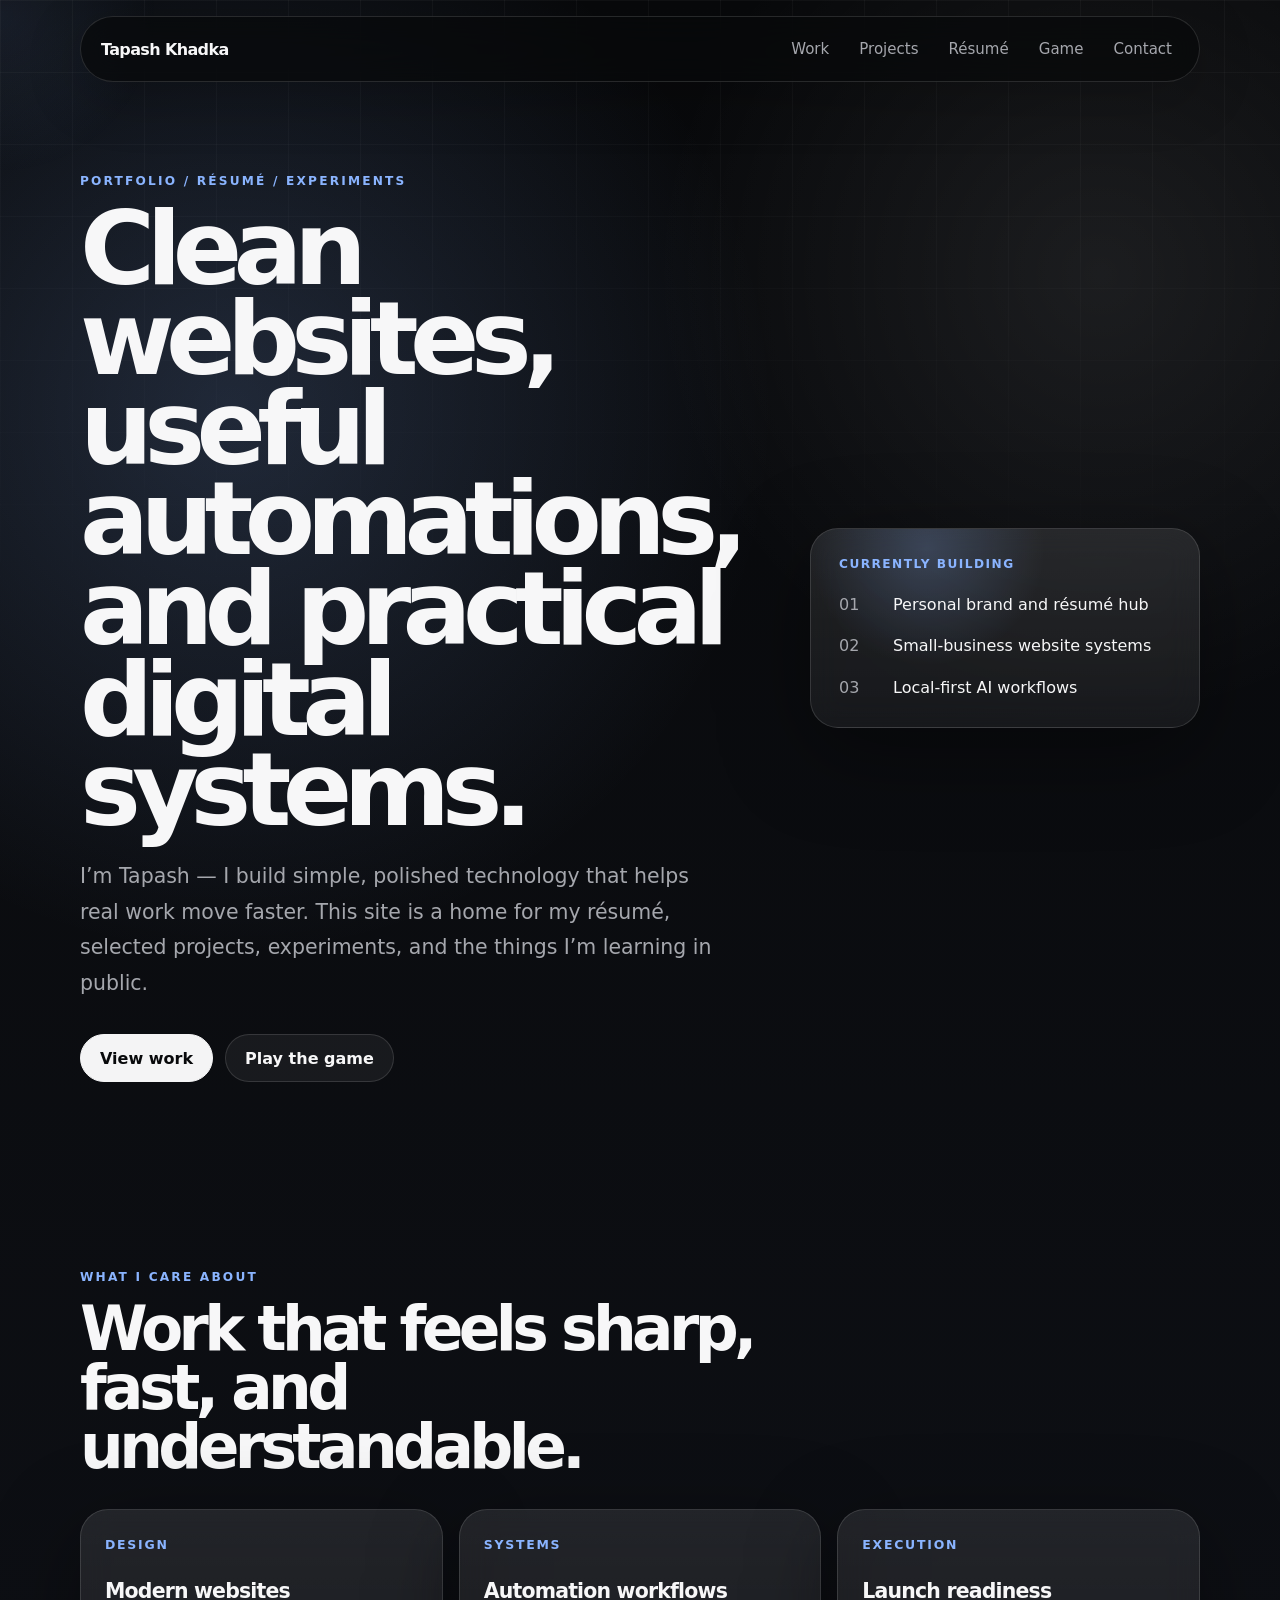
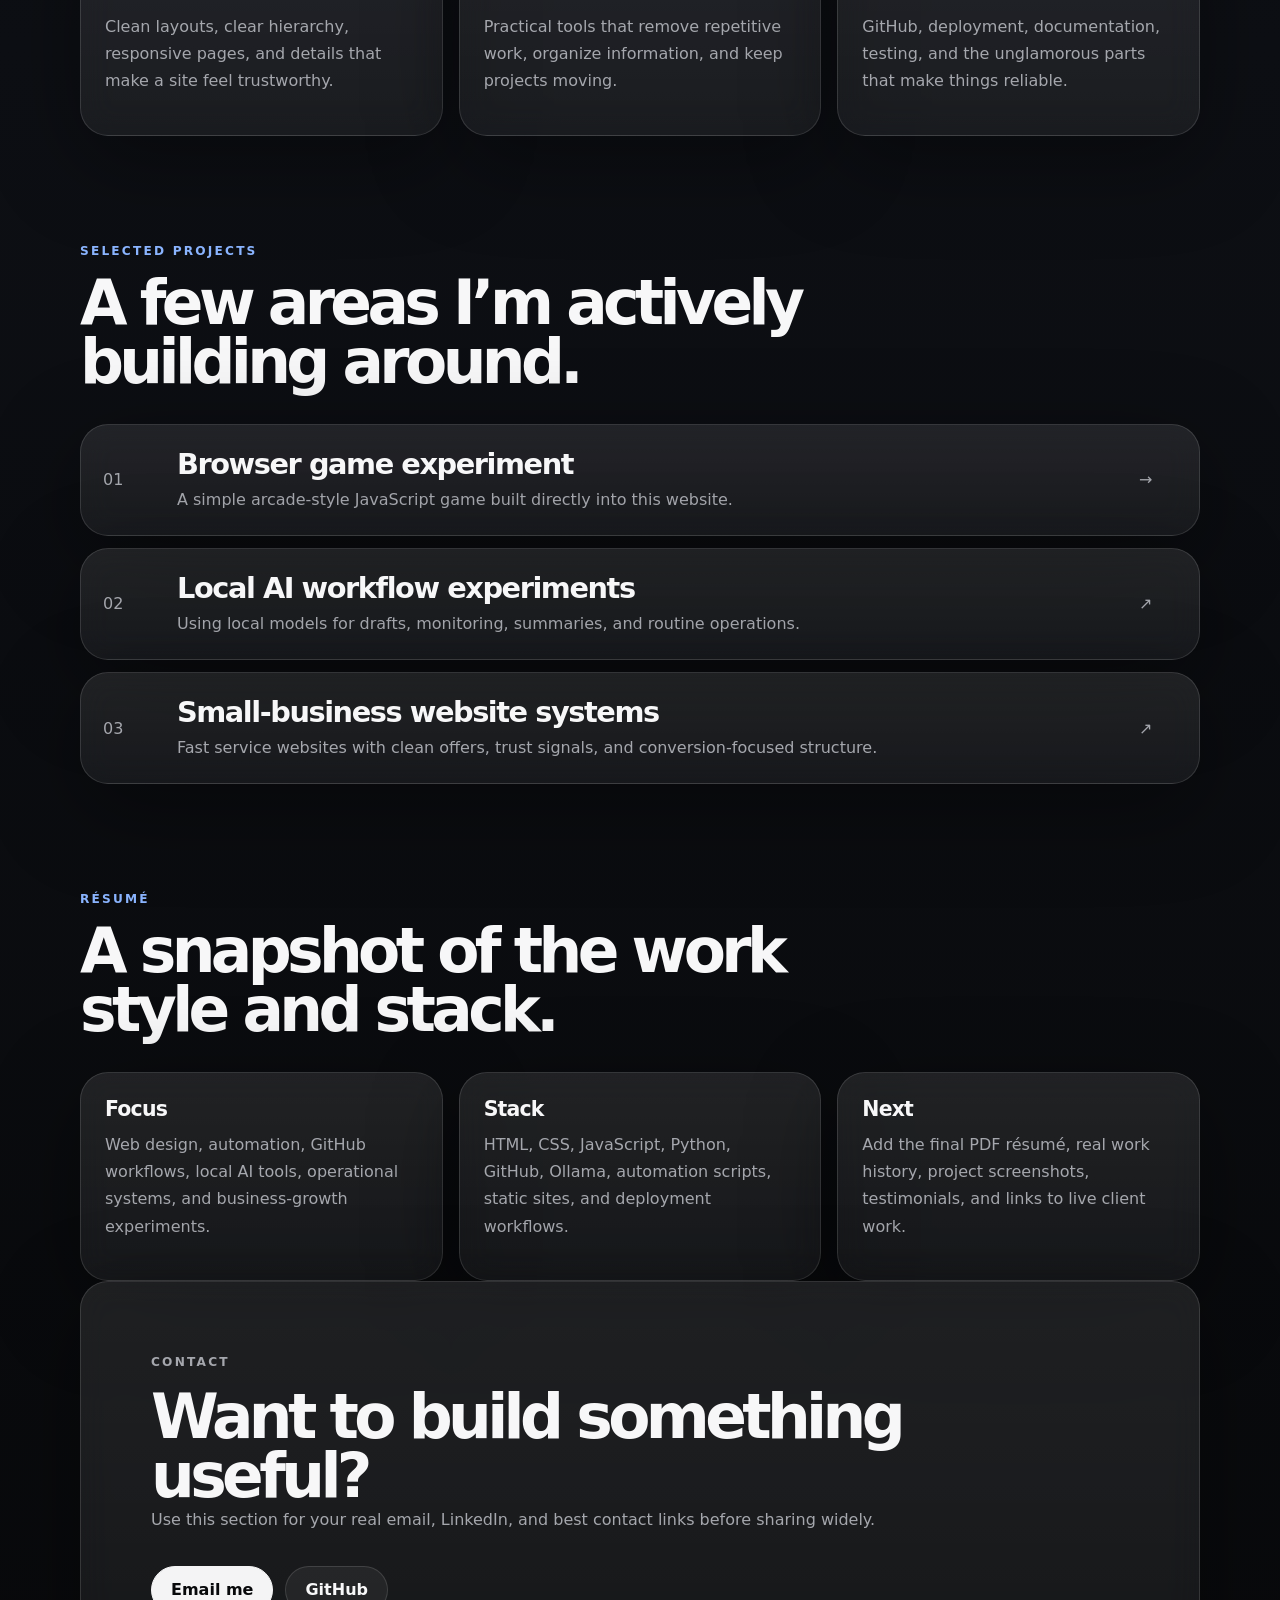
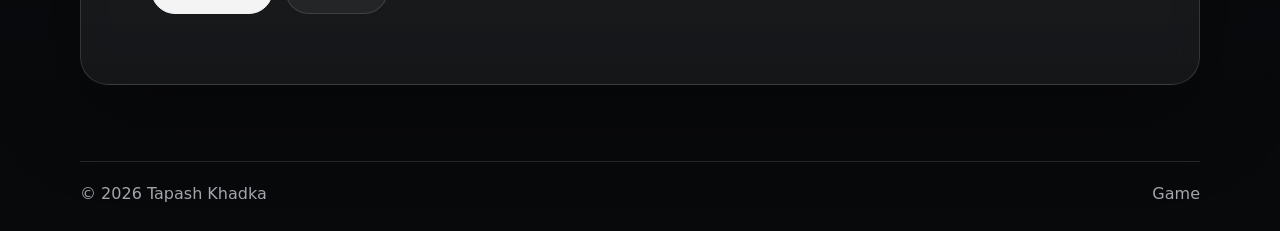
<file: index.html>
<!doctype html>
<html lang="en">
  <head>
    <meta charset="utf-8" />
    <meta name="viewport" content="width=device-width, initial-scale=1" />
    <meta name="description" content="Tapash Khadka — personal website, résumé, selected work, projects, and a small browser game." />
    <meta name="theme-color" content="#08090b" />
    <title>Tapash Khadka — Personal Website</title>
    <link rel="stylesheet" href="styles.css" />
  </head>
  <body>
    <div class="cursor-glow" aria-hidden="true"></div>
    <header class="site-header">
      <a class="brand" href="index.html" aria-label="Tapash Khadka home">Tapash Khadka</a>
      <nav class="nav" aria-label="Primary navigation">
        <a href="#work">Work</a>
        <a href="#projects">Projects</a>
        <a href="#resume">Résumé</a>
        <a href="game.html">Game</a>
        <a href="#contact">Contact</a>
      </nav>
    </header>

    <main>
      <section class="hero shell">
        <div class="hero-copy reveal">
          <p class="eyebrow">Portfolio / résumé / experiments</p>
          <h1>Clean websites, useful automations, and practical digital systems.</h1>
          <p class="hero-text">
            I’m Tapash — I build simple, polished technology that helps real work move faster. This site is a home for my résumé,
            selected projects, experiments, and the things I’m learning in public.
          </p>
          <div class="actions">
            <a class="btn primary" href="#projects">View work</a>
            <a class="btn" href="game.html">Play the game</a>
          </div>
        </div>
        <div class="hero-panel reveal" aria-label="Quick profile">
          <div class="panel-topline">Currently building</div>
          <ul>
            <li><span>01</span> Personal brand and résumé hub</li>
            <li><span>02</span> Small-business website systems</li>
            <li><span>03</span> Local-first AI workflows</li>
          </ul>
        </div>
      </section>

      <section id="work" class="shell section">
        <div class="section-title reveal">
          <p class="eyebrow">What I care about</p>
          <h2>Work that feels sharp, fast, and understandable.</h2>
        </div>
        <div class="feature-grid">
          <article class="feature-card reveal">
            <span>Design</span>
            <h3>Modern websites</h3>
            <p>Clean layouts, clear hierarchy, responsive pages, and details that make a site feel trustworthy.</p>
          </article>
          <article class="feature-card reveal">
            <span>Systems</span>
            <h3>Automation workflows</h3>
            <p>Practical tools that remove repetitive work, organize information, and keep projects moving.</p>
          </article>
          <article class="feature-card reveal">
            <span>Execution</span>
            <h3>Launch readiness</h3>
            <p>GitHub, deployment, documentation, testing, and the unglamorous parts that make things reliable.</p>
          </article>
        </div>
      </section>

      <section id="projects" class="shell section">
        <div class="section-title reveal">
          <p class="eyebrow">Selected projects</p>
          <h2>A few areas I’m actively building around.</h2>
        </div>
        <div class="project-list">
          <a class="project-row reveal" href="game.html">
            <span class="project-number">01</span>
            <div>
              <h3>Browser game experiment</h3>
              <p>A simple arcade-style JavaScript game built directly into this website.</p>
            </div>
            <span class="arrow">→</span>
          </a>
          <article class="project-row reveal">
            <span class="project-number">02</span>
            <div>
              <h3>Local AI workflow experiments</h3>
              <p>Using local models for drafts, monitoring, summaries, and routine operations.</p>
            </div>
            <span class="arrow">↗</span>
          </article>
          <article class="project-row reveal">
            <span class="project-number">03</span>
            <div>
              <h3>Small-business website systems</h3>
              <p>Fast service websites with clean offers, trust signals, and conversion-focused structure.</p>
            </div>
            <span class="arrow">↗</span>
          </article>
        </div>
      </section>

      <section id="resume" class="shell section resume-section">
        <div class="section-title reveal">
          <p class="eyebrow">Résumé</p>
          <h2>A snapshot of the work style and stack.</h2>
        </div>
        <div class="resume-grid">
          <div class="resume-block reveal">
            <h3>Focus</h3>
            <p>Web design, automation, GitHub workflows, local AI tools, operational systems, and business-growth experiments.</p>
          </div>
          <div class="resume-block reveal">
            <h3>Stack</h3>
            <p>HTML, CSS, JavaScript, Python, GitHub, Ollama, automation scripts, static sites, and deployment workflows.</p>
          </div>
          <div class="resume-block reveal">
            <h3>Next</h3>
            <p>Add the final PDF résumé, real work history, project screenshots, testimonials, and links to live client work.</p>
          </div>
        </div>
      </section>

      <section id="contact" class="shell section contact-section reveal">
        <p class="eyebrow">Contact</p>
        <h2>Want to build something useful?</h2>
        <p>Use this section for your real email, LinkedIn, and best contact links before sharing widely.</p>
        <div class="actions">
          <a class="btn primary" href="mailto:hello@example.com">Email me</a>
          <a class="btn" href="https://github.com/Tapashkhadka">GitHub</a>
        </div>
      </section>
    </main>

    <footer class="footer shell">
      <span>© <span data-year></span> Tapash Khadka</span>
      <a href="game.html">Game</a>
    </footer>

    <script src="script.js"></script>
  </body>
</html>
</file>
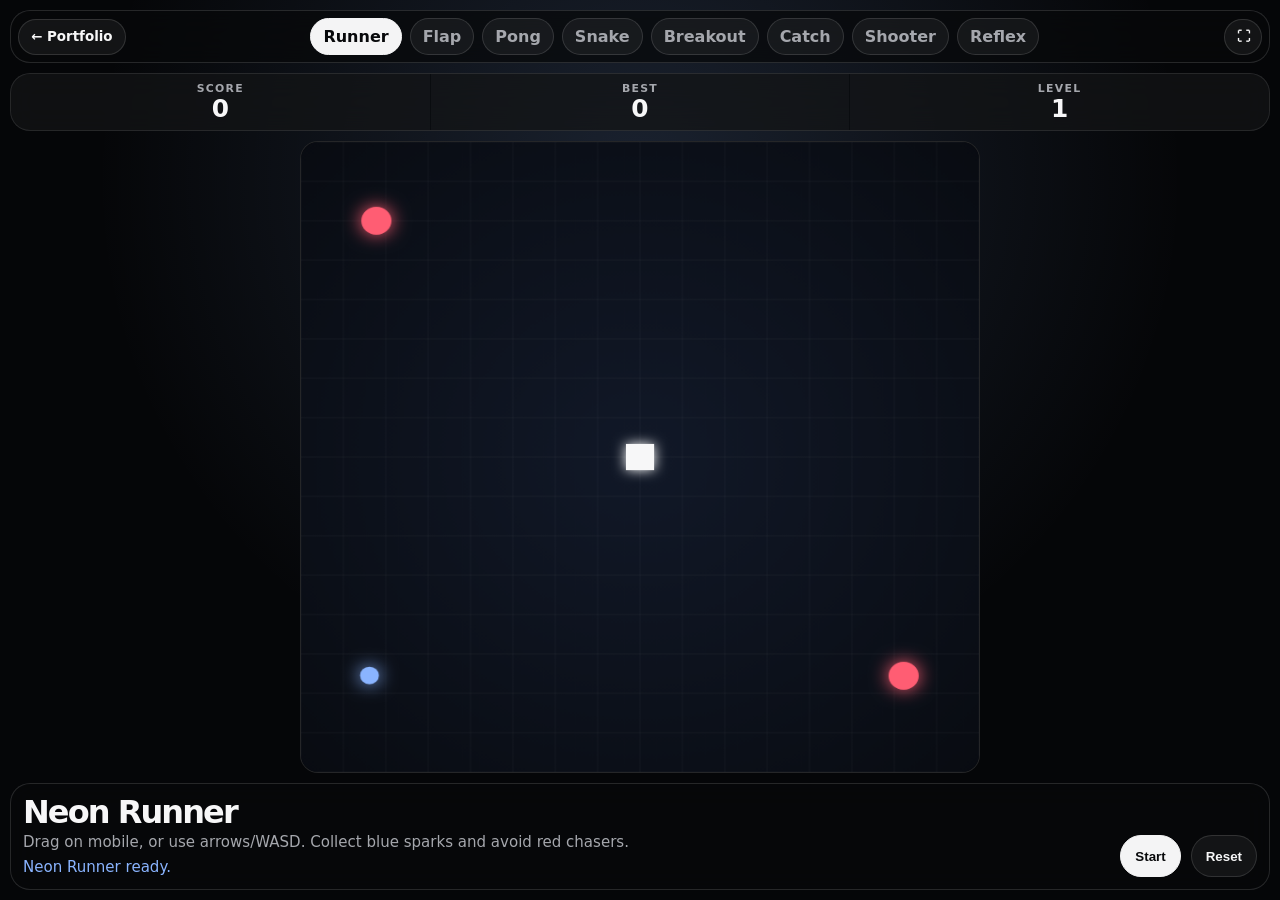
<file: game.html>
<!doctype html>
<html lang="en">
  <head>
    <meta charset="utf-8" />
    <meta name="viewport" content="width=device-width, initial-scale=1, maximum-scale=1, user-scalable=no, viewport-fit=cover" />
    <meta name="description" content="A small HTML, CSS, and JavaScript browser game by Tapash Khadka." />
    <meta name="theme-color" content="#08090b" />
    <title>Game — Tapash Khadka</title>
    <link rel="stylesheet" href="styles.css" />
  </head>
  <body class="arcade-body">
    <main class="arcade-shell" id="arcadeShell">
      <section class="arcade-stage" aria-label="Fullscreen arcade">
        <div class="arcade-topbar">
          <a class="arcade-home" href="index.html" aria-label="Back to portfolio">← Portfolio</a>
          <div class="game-tabs" aria-label="Choose game">
            <button class="active" data-game="runner" type="button">Runner</button>
            <button data-game="flappy" type="button">Flap</button>
            <button data-game="pong" type="button">Pong</button>
            <button data-game="snake" type="button">Snake</button>
            <button data-game="breakout" type="button">Breakout</button>
            <button data-game="catcher" type="button">Catch</button>
            <button data-game="shooter" type="button">Shooter</button>
            <button data-game="reflex" type="button">Reflex</button>
          </div>
          <button class="arcade-icon-btn" id="fullscreenBtn" type="button" aria-label="Enter fullscreen">⛶</button>
        </div>

        <div class="arcade-hud" aria-live="polite">
          <div><span>Score</span><strong id="score">0</strong></div>
          <div><span>Best</span><strong id="best">0</strong></div>
          <div><span>Level</span><strong id="level">1</strong></div>
        </div>

        <canvas id="gameCanvas" width="720" height="720" aria-label="Arcade game canvas"></canvas>

        <div class="arcade-bottom">
          <div>
            <h1 id="gameTitle">Neon Runner</h1>
            <p id="gameHelp">Drag on mobile, or use arrow keys/WASD. Collect blue sparks and avoid red chasers.</p>
            <p id="gameStatus">Choose a game, then press Start.</p>
          </div>
          <div class="game-controls">
            <button class="btn primary" id="startBtn" type="button">Start</button>
            <button class="btn" id="resetBtn" type="button">Reset</button>
          </div>
        </div>
      </section>
    </main>

    <script src="script.js"></script>
    <script src="game.js"></script>
  </body>
</html>
</file>
<file: styles.css>
:root {
  color-scheme: dark;
  --bg: #08090b;
  --panel: rgba(255, 255, 255, 0.055);
  --panel-strong: rgba(255, 255, 255, 0.095);
  --text: #f7f7f8;
  --muted: #a5a7ad;
  --line: rgba(255, 255, 255, 0.13);
  --accent: #8ab4ff;
  --accent-2: #f4f4f5;
  --shadow: 0 24px 90px rgba(0, 0, 0, 0.38);
  --radius: 28px;
  --max: 1120px;
  --font: ui-sans-serif, system-ui, -apple-system, BlinkMacSystemFont, "Segoe UI", sans-serif;
}

* { box-sizing: border-box; }
html { scroll-behavior: smooth; scroll-padding-top: 96px; }
body {
  margin: 0;
  min-height: 100vh;
  font-family: var(--font);
  color: var(--text);
  background:
    radial-gradient(circle at 18% 12%, rgba(138, 180, 255, 0.18), transparent 34rem),
    radial-gradient(circle at 86% 8%, rgba(255, 255, 255, 0.08), transparent 28rem),
    linear-gradient(180deg, #08090b 0%, #0d0f14 48%, #08090b 100%);
  overflow-x: hidden;
}
body::before {
  content: "";
  position: fixed;
  inset: 0;
  pointer-events: none;
  background-image: linear-gradient(rgba(255,255,255,0.035) 1px, transparent 1px), linear-gradient(90deg, rgba(255,255,255,0.035) 1px, transparent 1px);
  background-size: 72px 72px;
  mask-image: linear-gradient(to bottom, black, transparent 75%);
}
a { color: inherit; text-decoration: none; }

.cursor-glow {
  position: fixed;
  width: 360px;
  height: 360px;
  border-radius: 999px;
  pointer-events: none;
  z-index: -1;
  opacity: 0.22;
  background: radial-gradient(circle, rgba(138, 180, 255, 0.42), transparent 62%);
  transform: translate(-50%, -50%);
  transition: opacity 200ms ease;
}

.site-header {
  position: sticky;
  top: 16px;
  z-index: 30;
  width: min(calc(100% - 32px), var(--max));
  margin: 16px auto 0;
  min-height: 66px;
  display: flex;
  align-items: center;
  justify-content: space-between;
  gap: 24px;
  padding: 12px 14px 12px 20px;
  border: 1px solid var(--line);
  border-radius: 999px;
  background: rgba(8, 9, 11, 0.72);
  backdrop-filter: blur(18px);
  box-shadow: 0 14px 60px rgba(0,0,0,0.2);
}
.brand { font-weight: 800; letter-spacing: -0.04em; }
.nav { display: flex; align-items: center; gap: 4px; }
.nav a {
  padding: 10px 13px;
  border-radius: 999px;
  color: var(--muted);
  font-size: 0.94rem;
  transition: color 160ms ease, background 160ms ease;
}
.nav a:hover { color: var(--text); background: var(--panel); }
.shell { width: min(calc(100% - 32px), var(--max)); margin: 0 auto; }

.hero {
  min-height: calc(100vh - 86px);
  display: grid;
  grid-template-columns: minmax(0, 1fr) 390px;
  align-items: center;
  gap: clamp(30px, 7vw, 90px);
  padding: 92px 0 80px;
}
.eyebrow {
  margin: 0 0 16px;
  color: var(--accent);
  font-size: 0.76rem;
  font-weight: 900;
  letter-spacing: 0.18em;
  text-transform: uppercase;
}
h1, h2, h3, p { margin-top: 0; }
h1 {
  max-width: 850px;
  margin-bottom: 24px;
  font-size: clamp(3.3rem, 8vw, 7.4rem);
  line-height: 0.88;
  letter-spacing: -0.085em;
}
.hero-text {
  max-width: 680px;
  color: var(--muted);
  font-size: clamp(1.08rem, 1.8vw, 1.28rem);
  line-height: 1.75;
}
.actions { display: flex; flex-wrap: wrap; gap: 12px; margin-top: 32px; }
.btn {
  display: inline-flex;
  align-items: center;
  justify-content: center;
  min-height: 48px;
  padding: 13px 19px;
  border: 1px solid var(--line);
  border-radius: 999px;
  background: var(--panel);
  color: var(--text);
  font-weight: 800;
  transition: transform 180ms ease, background 180ms ease, border-color 180ms ease;
}
.btn:hover { transform: translateY(-2px); background: var(--panel-strong); border-color: rgba(255,255,255,0.28); }
.btn.primary { color: #08090b; background: var(--accent-2); border-color: var(--accent-2); }

.hero-panel,
.feature-card,
.project-row,
.resume-block,
.contact-section,
.game-card,
.game-panel {
  border: 1px solid var(--line);
  border-radius: var(--radius);
  background: linear-gradient(180deg, var(--panel-strong), var(--panel));
  box-shadow: var(--shadow);
  backdrop-filter: blur(16px);
}
.hero-panel { padding: 28px; position: relative; overflow: hidden; }
.hero-panel::before {
  content: "";
  position: absolute;
  inset: -1px;
  background: radial-gradient(circle at 30% 10%, rgba(138,180,255,0.22), transparent 36%);
  pointer-events: none;
}
.hero-panel > * { position: relative; }
.panel-topline { color: var(--accent); font-weight: 900; letter-spacing: 0.12em; text-transform: uppercase; font-size: 0.76rem; margin-bottom: 22px; }
.hero-panel ul { list-style: none; padding: 0; margin: 0; display: grid; gap: 18px; }
.hero-panel li { display: grid; grid-template-columns: 42px 1fr; gap: 12px; color: var(--text); line-height: 1.45; }
.hero-panel span { color: var(--muted); font-variant-numeric: tabular-nums; }

.section { padding: 108px 0 0; }
.section-title { max-width: 760px; margin-bottom: 32px; }
.section-title h2,
.contact-section h2,
.game-hero h1 {
  margin-bottom: 0;
  font-size: clamp(2.2rem, 4.8vw, 4.7rem);
  line-height: 0.96;
  letter-spacing: -0.075em;
}
.feature-grid { display: grid; grid-template-columns: repeat(3, 1fr); gap: 16px; }
.feature-card { padding: 24px; min-height: 220px; transition: transform 180ms ease, border-color 180ms ease; }
.feature-card:hover { transform: translateY(-5px); border-color: rgba(138,180,255,0.42); }
.feature-card span { color: var(--accent); font-size: 0.78rem; font-weight: 900; letter-spacing: 0.14em; text-transform: uppercase; }
.feature-card h3, .resume-block h3 { margin: 26px 0 10px; font-size: 1.28rem; letter-spacing: -0.04em; }
.feature-card p, .project-row p, .resume-block p, .contact-section p, .game-card p, .game-panel p { color: var(--muted); line-height: 1.7; }

.project-list { display: grid; gap: 12px; }
.project-row {
  display: grid;
  grid-template-columns: 56px 1fr 38px;
  align-items: center;
  gap: 18px;
  padding: 22px;
  transition: transform 180ms ease, border-color 180ms ease, background 180ms ease;
}
.project-row:hover { transform: translateX(4px); border-color: rgba(255,255,255,0.28); background: var(--panel-strong); }
.project-number, .arrow { color: var(--muted); font-variant-numeric: tabular-nums; }
.project-row h3 { margin-bottom: 5px; font-size: clamp(1.25rem, 2.5vw, 1.8rem); letter-spacing: -0.05em; }
.project-row p { margin-bottom: 0; }
.resume-grid { display: grid; grid-template-columns: repeat(3, 1fr); gap: 16px; }
.resume-block { padding: 24px; }
.resume-block h3 { margin-top: 0; }
.contact-section { padding: clamp(30px, 6vw, 70px); }
.footer { margin: 76px auto 28px; padding-top: 22px; border-top: 1px solid var(--line); color: var(--muted); display: flex; justify-content: space-between; gap: 18px; }

.game-hero { padding: 78px 0 36px; }
.game-layout { display: grid; grid-template-columns: minmax(0, 1fr) 320px; gap: 18px; align-items: start; }
.game-card { padding: 18px; }
.game-panel { padding: 24px; }
.game-panel h2 { margin-bottom: 10px; letter-spacing: -0.05em; }
.scoreboard { display: grid; grid-template-columns: repeat(3, 1fr); gap: 10px; margin: 18px 0; }
.scoreboard div { padding: 12px; border: 1px solid var(--line); border-radius: 16px; background: var(--panel); }
.scoreboard strong { display: block; font-size: 1.45rem; }
.scoreboard span { color: var(--muted); font-size: 0.78rem; text-transform: uppercase; letter-spacing: 0.1em; }
.game-tabs { display: flex; flex-wrap: wrap; gap: 8px; margin-bottom: 14px; }
.game-tabs button {
  cursor: pointer;
  border: 1px solid var(--line);
  border-radius: 999px;
  padding: 9px 12px;
  color: var(--muted);
  background: var(--panel);
  font: inherit;
  font-weight: 800;
}
.game-tabs button.active { color: #08090b; background: var(--accent-2); border-color: var(--accent-2); }
canvas { width: 100%; max-width: 760px; aspect-ratio: 1 / 1; display: block; margin: 0 auto; border-radius: 22px; background: #050608; border: 1px solid var(--line); }
.game-controls { display: flex; flex-wrap: wrap; gap: 10px; margin-top: 16px; }
.game-controls button { cursor: pointer; }

.reveal { opacity: 0; transform: translateY(18px); transition: opacity 650ms ease, transform 650ms ease; }
.reveal.visible { opacity: 1; transform: translateY(0); }
@keyframes pulse { 0%,100% { opacity: .75; transform: scale(1); } 50% { opacity: 1; transform: scale(1.05); } }

@media (max-width: 900px) {
  .site-header { top: 0; width: 100%; margin: 0; border-radius: 0; border-left: 0; border-right: 0; }
  .nav { gap: 0; overflow-x: auto; }
  .hero, .game-layout { grid-template-columns: 1fr; min-height: auto; padding-top: 64px; }
  .feature-grid, .resume-grid { grid-template-columns: 1fr; }
  .hero-panel { max-width: 620px; }
}
@media (max-width: 560px) {
  .site-header { align-items: flex-start; flex-direction: column; gap: 10px; border-radius: 0; }
  .nav { width: 100%; }
  h1 { font-size: clamp(3rem, 15vw, 4.9rem); }
  .btn { width: 100%; }
  .project-row { grid-template-columns: 1fr; }
  .arrow { display: none; }
  .scoreboard { grid-template-columns: 1fr; }
  .footer { flex-direction: column; }
}
@media (prefers-reduced-motion: reduce) {
  *, *::before, *::after { animation-duration: 0.01ms !important; animation-iteration-count: 1 !important; scroll-behavior: auto !important; transition-duration: 0.01ms !important; }
}

/* Fullscreen mobile arcade mode */
.arcade-body {
  position: fixed;
  inset: 0;
  width: 100%;
  height: 100dvh;
  overflow: hidden;
  overscroll-behavior: none;
  touch-action: none;
  background: #050608;
}
.arcade-body::before,
.arcade-body .cursor-glow { display: none; }
.arcade-shell {
  height: 100dvh;
  width: 100vw;
  padding: env(safe-area-inset-top) env(safe-area-inset-right) env(safe-area-inset-bottom) env(safe-area-inset-left);
}
.arcade-stage {
  position: relative;
  height: 100%;
  width: 100%;
  display: grid;
  grid-template-rows: auto auto minmax(0, 1fr) auto;
  gap: 10px;
  padding: 10px;
  background:
    radial-gradient(circle at 50% 20%, rgba(138, 180, 255, 0.16), transparent 34rem),
    #050608;
}
.arcade-topbar,
.arcade-hud,
.arcade-bottom {
  position: relative;
  z-index: 2;
  border: 1px solid var(--line);
  border-radius: 20px;
  background: rgba(8, 9, 11, 0.72);
  backdrop-filter: blur(14px);
}
.arcade-topbar {
  min-height: 50px;
  display: grid;
  grid-template-columns: auto minmax(0, 1fr) auto;
  gap: 8px;
  align-items: center;
  padding: 7px;
}
.arcade-home,
.arcade-icon-btn {
  min-height: 36px;
  display: inline-flex;
  align-items: center;
  justify-content: center;
  border: 1px solid var(--line);
  border-radius: 999px;
  background: var(--panel);
  color: var(--text);
  font-weight: 800;
  font-size: 0.84rem;
}
.arcade-home { padding: 0 12px; }
.arcade-icon-btn { width: 38px; cursor: pointer; }
.arcade-stage .game-tabs {
  justify-content: center;
  margin: 0;
  flex-wrap: nowrap;
  overflow-x: auto;
}
.arcade-stage .game-tabs button {
  min-height: 36px;
  padding: 8px 12px;
  white-space: nowrap;
}
.arcade-hud {
  display: grid;
  grid-template-columns: repeat(3, 1fr);
  gap: 1px;
  overflow: hidden;
}
.arcade-hud div {
  padding: 8px 10px;
  text-align: center;
  background: rgba(255,255,255,0.035);
}
.arcade-hud span {
  display: block;
  color: var(--muted);
  font-size: 0.68rem;
  font-weight: 900;
  letter-spacing: 0.12em;
  text-transform: uppercase;
}
.arcade-hud strong {
  display: block;
  font-size: clamp(1.05rem, 4vw, 1.55rem);
  line-height: 1.1;
}
.arcade-stage canvas {
  align-self: stretch;
  justify-self: center;
  width: min(100%, calc((100dvh - 220px) * 1));
  max-width: none;
  height: auto;
  max-height: 100%;
  aspect-ratio: 1 / 1;
  border-radius: 18px;
  touch-action: none;
  user-select: none;
  -webkit-user-select: none;
}
.arcade-bottom {
  display: grid;
  grid-template-columns: minmax(0, 1fr) auto;
  gap: 12px;
  align-items: end;
  padding: 12px;
}
.arcade-bottom h1 {
  margin: 0 0 4px;
  font-size: clamp(1.2rem, 5vw, 2rem);
  line-height: 1;
  letter-spacing: -0.06em;
}
.arcade-bottom p {
  margin: 0;
  color: var(--muted);
  font-size: clamp(0.78rem, 2.7vw, 0.94rem);
  line-height: 1.35;
}
.arcade-bottom #gameStatus { margin-top: 4px; color: var(--accent); }
.arcade-bottom .game-controls { margin: 0; flex-wrap: nowrap; }
.arcade-bottom .btn { min-height: 42px; padding: 10px 14px; }
.arcade-body:fullscreen .arcade-stage,
.arcade-body:-webkit-full-screen .arcade-stage {
  height: 100vh;
}

@media (max-width: 680px) {
  .arcade-stage { gap: 8px; padding: 8px; }
  .arcade-topbar { grid-template-columns: 1fr auto; }
  .arcade-home { display: none; }
  .arcade-stage .game-tabs { justify-content: flex-start; }
  .arcade-bottom { grid-template-columns: 1fr; }
  .arcade-bottom .game-controls { display: grid; grid-template-columns: 1fr 1fr; }
  .arcade-bottom .btn { width: 100%; }
  .arcade-stage canvas { width: min(100%, calc(100dvh - 250px)); }
}

@media (orientation: landscape) and (max-height: 520px) {
  .arcade-stage {
    grid-template-columns: minmax(0, 1fr) 260px;
    grid-template-rows: auto minmax(0, 1fr);
  }
  .arcade-topbar { grid-column: 1 / -1; }
  .arcade-hud,
  .arcade-bottom { grid-column: 2; }
  .arcade-stage canvas { grid-row: 2 / 4; width: auto; height: 100%; }
  .arcade-bottom { align-self: end; grid-template-columns: 1fr; }
  .arcade-bottom .game-controls { display: grid; grid-template-columns: 1fr; }
}
</file>
